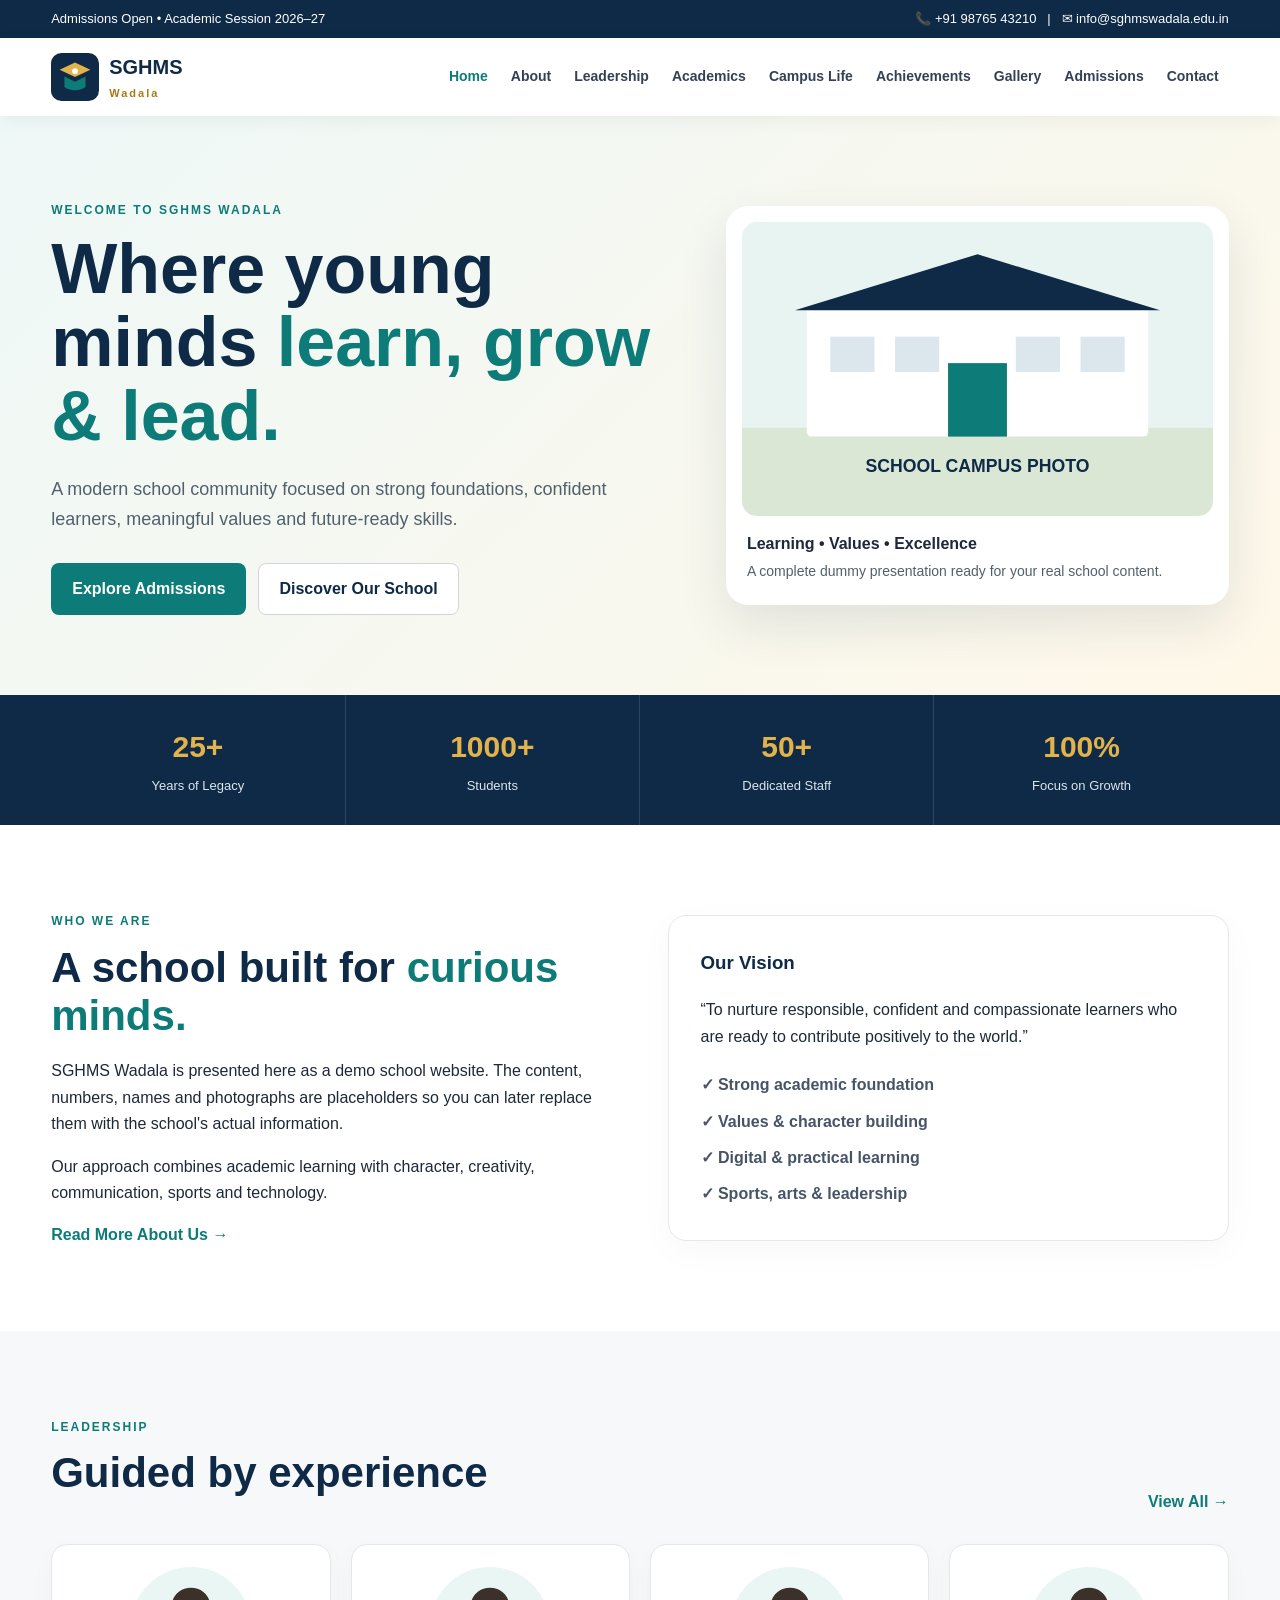
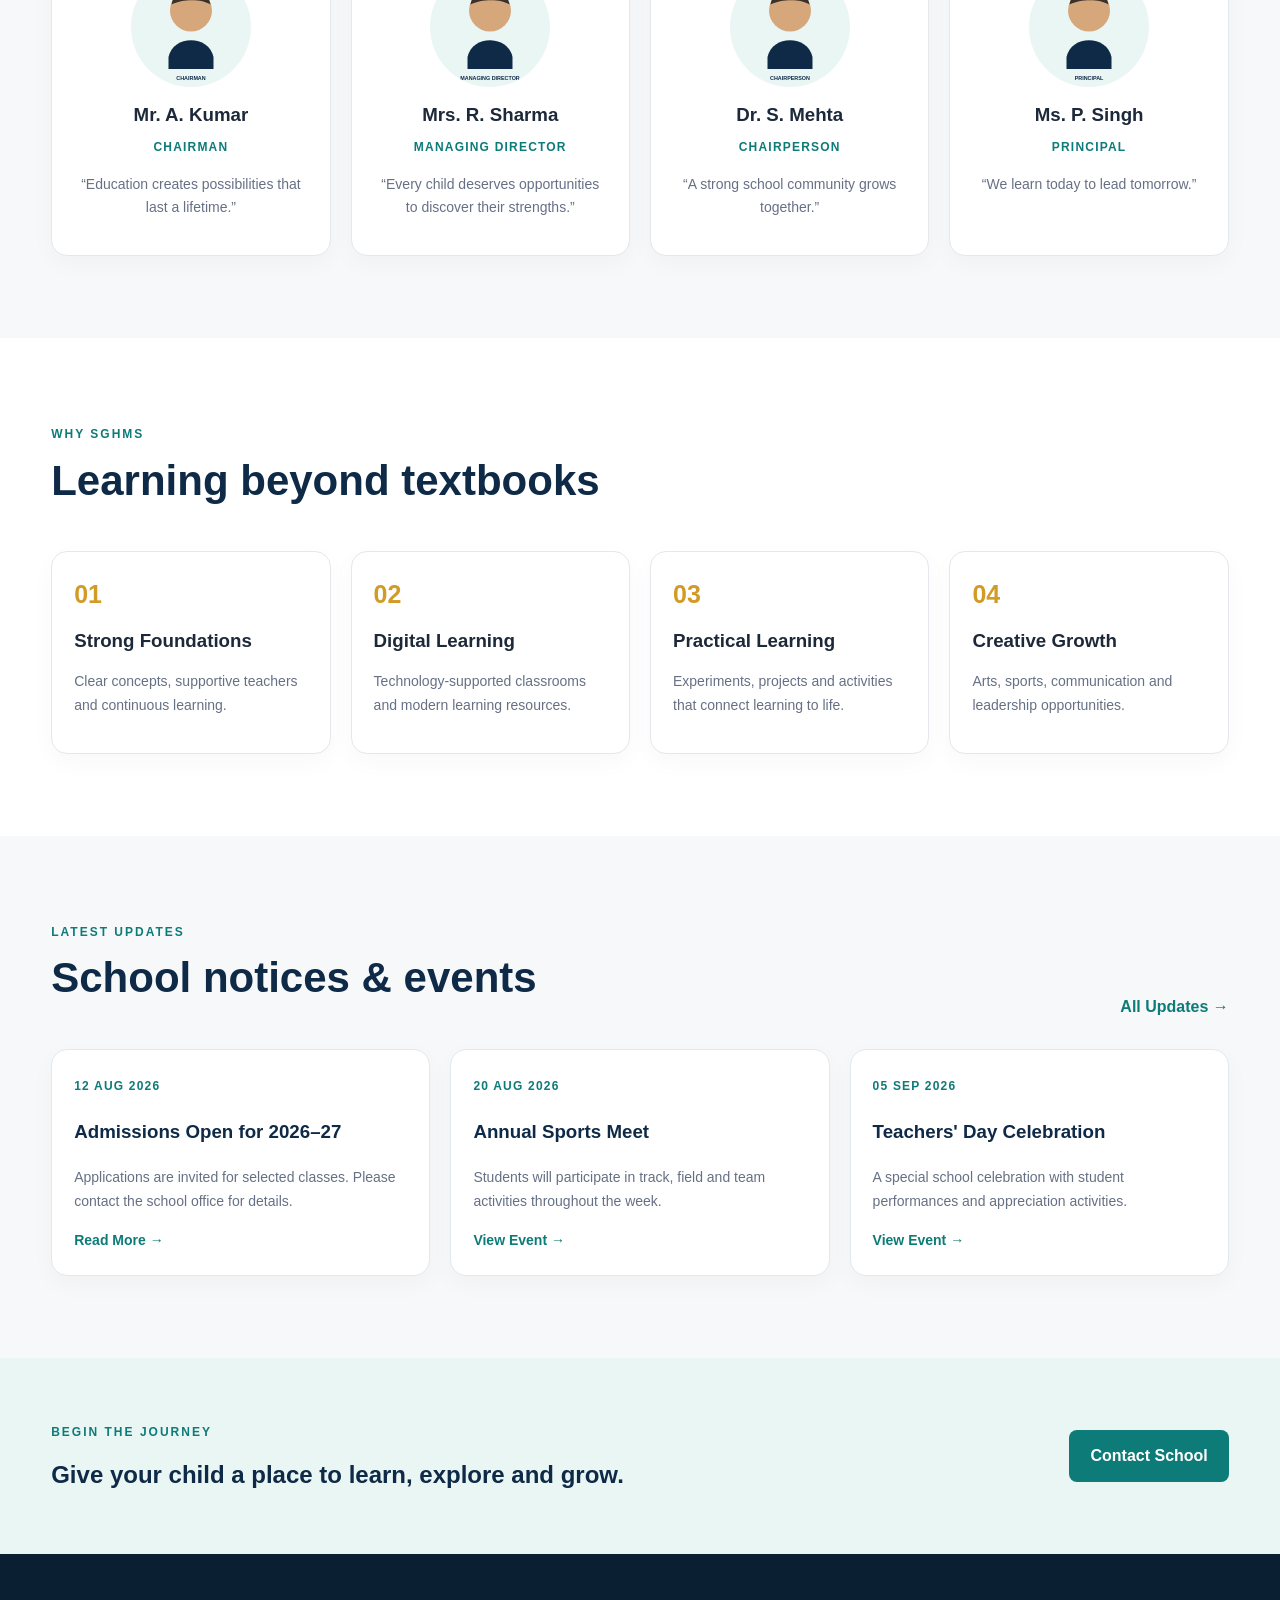
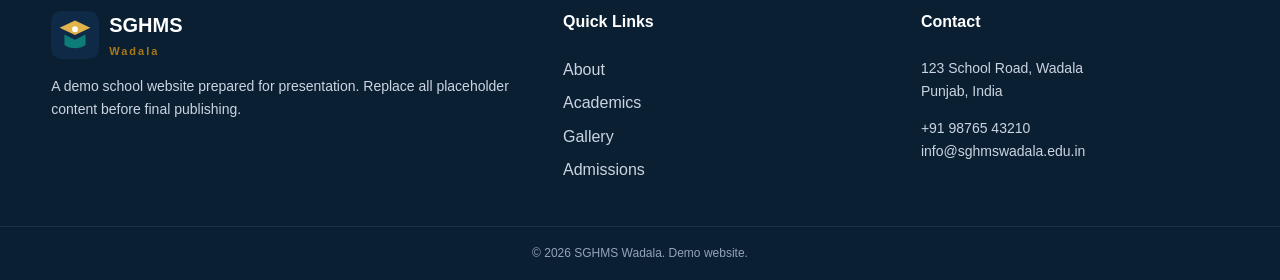
<file: index.html>
<!DOCTYPE html>
<html lang="en">
<head>
<meta charset="UTF-8">
<meta name="viewport" content="width=device-width, initial-scale=1.0">
<meta name="description" content="SGHMS Wadala - Complete school website demo">
<title>SGHMS Wadala | Home</title>
<link rel="icon" href="assets/logo.svg">
<link rel="stylesheet" href="css/style.css">
</head>
<body>
<div class="topbar"><div class="container topbar-inner"><span>Admissions Open • Academic Session 2026–27</span><span>📞 +91 98765 43210 &nbsp; | &nbsp; ✉ info@sghmswadala.edu.in</span></div></div>
<header class="site-header">
<div class="container nav-wrap">
<a class="brand" href="index.html"><img src="assets/logo.svg" alt="SGHMS logo"><span>SGHMS <small>Wadala</small></span></a>
<button class="menu-toggle" aria-label="Open menu">☰</button>
<nav class="nav" id="mainNav">
<a class="active" href="index.html">Home</a><a href="pages/about.html">About</a><a href="pages/leadership.html">Leadership</a><a href="pages/academics.html">Academics</a><a href="pages/campus.html">Campus Life</a><a href="pages/achievements.html">Achievements</a><a href="pages/gallery.html">Gallery</a><a href="pages/admissions.html">Admissions</a><a href="pages/contact.html">Contact</a>
</nav></div></header>

<main>
<section class="hero">
<div class="container hero-grid">
<div class="hero-content"><span class="eyebrow">Welcome to SGHMS Wadala</span><h1>Where young minds <span>learn, grow & lead.</span></h1><p>A modern school community focused on strong foundations, confident learners, meaningful values and future-ready skills.</p><div class="hero-actions"><a class="btn btn-primary" href="pages/admissions.html">Explore Admissions</a><a class="btn btn-light" href="pages/about.html">Discover Our School</a></div></div>
<div class="hero-card"><img src="assets/school-campus.svg" alt="School campus placeholder"><div><strong>Learning • Values • Excellence</strong><p>A complete dummy presentation ready for your real school content.</p></div></div>
</div></section>

<section class="stats"><div class="container stats-grid">
<div><strong>25+</strong><span>Years of Legacy</span></div><div><strong>1000+</strong><span>Students</span></div><div><strong>50+</strong><span>Dedicated Staff</span></div><div><strong>100%</strong><span>Focus on Growth</span></div>
</div></section>

<section class="section"><div class="container split">
<div><span class="eyebrow">Who We Are</span><h2>A school built for <span>curious minds.</span></h2><p>SGHMS Wadala is presented here as a demo school website. The content, numbers, names and photographs are placeholders so you can later replace them with the school's actual information.</p><p>Our approach combines academic learning with character, creativity, communication, sports and technology.</p><a class="text-link" href="pages/about.html">Read More About Us →</a></div>
<div class="feature-box"><h3>Our Vision</h3><p>“To nurture responsible, confident and compassionate learners who are ready to contribute positively to the world.”</p><div class="mini-list"><span>✓ Strong academic foundation</span><span>✓ Values & character building</span><span>✓ Digital & practical learning</span><span>✓ Sports, arts & leadership</span></div></div>
</div></section>

<section class="section soft"><div class="container"><div class="section-head"><div><span class="eyebrow">Leadership</span><h2>Guided by experience</h2></div><a class="text-link" href="pages/leadership.html">View All →</a></div>
<div class="cards four">
<div class="person-card"><img src="assets/chairman.svg" alt=""><h3>Mr. A. Kumar</h3><span>Chairman</span><p>“Education creates possibilities that last a lifetime.”</p></div>
<div class="person-card"><img src="assets/management.svg" alt=""><h3>Mrs. R. Sharma</h3><span>Managing Director</span><p>“Every child deserves opportunities to discover their strengths.”</p></div>
<div class="person-card"><img src="assets/chairperson.svg" alt=""><h3>Dr. S. Mehta</h3><span>Chairperson</span><p>“A strong school community grows together.”</p></div>
<div class="person-card"><img src="assets/principal.svg" alt=""><h3>Ms. P. Singh</h3><span>Principal</span><p>“We learn today to lead tomorrow.”</p></div>
</div></div></section>

<section class="section"><div class="container"><div class="section-head"><div><span class="eyebrow">Why SGHMS</span><h2>Learning beyond textbooks</h2></div></div>
<div class="cards four">
<div class="icon-card"><b>01</b><h3>Strong Foundations</h3><p>Clear concepts, supportive teachers and continuous learning.</p></div>
<div class="icon-card"><b>02</b><h3>Digital Learning</h3><p>Technology-supported classrooms and modern learning resources.</p></div>
<div class="icon-card"><b>03</b><h3>Practical Learning</h3><p>Experiments, projects and activities that connect learning to life.</p></div>
<div class="icon-card"><b>04</b><h3>Creative Growth</h3><p>Arts, sports, communication and leadership opportunities.</p></div>
</div></div></section>

<section class="section soft"><div class="container"><div class="section-head"><div><span class="eyebrow">Latest Updates</span><h2>School notices & events</h2></div><a class="text-link" href="pages/news.html">All Updates →</a></div>
<div class="news-grid">
<article class="news-card"><span class="date">12 AUG 2026</span><h3>Admissions Open for 2026–27</h3><p>Applications are invited for selected classes. Please contact the school office for details.</p><a href="pages/admissions.html">Read More →</a></article>
<article class="news-card"><span class="date">20 AUG 2026</span><h3>Annual Sports Meet</h3><p>Students will participate in track, field and team activities throughout the week.</p><a href="pages/events.html">View Event →</a></article>
<article class="news-card"><span class="date">05 SEP 2026</span><h3>Teachers' Day Celebration</h3><p>A special school celebration with student performances and appreciation activities.</p><a href="pages/events.html">View Event →</a></article>
</div></div></section>

<section class="cta"><div class="container cta-inner"><div><span class="eyebrow">Begin the Journey</span><h2>Give your child a place to learn, explore and grow.</h2></div><a class="btn btn-primary" href="pages/contact.html">Contact School</a></div></section>
</main>

<footer class="footer"><div class="container footer-grid"><div><a class="brand footer-brand" href="index.html"><img src="assets/logo.svg" alt=""><span>SGHMS <small>Wadala</small></span></a><p>A demo school website prepared for presentation. Replace all placeholder content before final publishing.</p></div><div><h4>Quick Links</h4><a href="pages/about.html">About</a><a href="pages/academics.html">Academics</a><a href="pages/gallery.html">Gallery</a><a href="pages/admissions.html">Admissions</a></div><div><h4>Contact</h4><p>123 School Road, Wadala<br>Punjab, India</p><p>+91 98765 43210<br>info@sghmswadala.edu.in</p></div></div><div class="copyright">© 2026 SGHMS Wadala. Demo website.</div></footer>
<button id="topBtn" class="top-btn">↑</button>
<script src="js/script.js"></script>
</body></html>
</file>
<file: css/style.css>
*{box-sizing:border-box}html{scroll-behavior:smooth}body{margin:0;font-family:Arial,Helvetica,sans-serif;color:#1d2939;background:#fff;line-height:1.65}a{text-decoration:none;color:inherit}.container{width:min(1180px,92%);margin:auto}.topbar{background:#0e2a47;color:#fff;font-size:13px}.topbar-inner{min-height:38px;display:flex;justify-content:space-between;align-items:center}.site-header{background:#fff;position:sticky;top:0;z-index:50;box-shadow:0 4px 18px #0000000d}.nav-wrap{min-height:78px;display:flex;align-items:center;gap:28px}.brand{display:flex;align-items:center;gap:10px;font-weight:800;font-size:20px;color:#0e2a47;margin-right:auto}.brand img{width:48px;height:48px}.brand small{display:block;font-size:11px;letter-spacing:2px;color:#a97816}.nav{display:flex;align-items:center;gap:3px}.nav a{padding:27px 10px;font-size:14px;font-weight:700;color:#344054}.nav a:hover,.nav a.active{color:#0d7b78}.menu-toggle{display:none;border:0;background:none;font-size:28px}.hero{background:linear-gradient(135deg,#eef8f7,#fff8e9);padding:80px 0}.hero-grid{display:grid;grid-template-columns:1.1fr .9fr;gap:60px;align-items:center}.eyebrow{display:inline-block;text-transform:uppercase;letter-spacing:2px;font-size:12px;font-weight:800;color:#0d7b78;margin-bottom:12px}.hero h1,.page-hero h1{font-size:clamp(40px,6vw,70px);line-height:1.05;margin:0 0 22px;color:#0e2a47}.hero h1 span,h2 span{color:#0d7b78}.hero p{font-size:18px;max-width:650px;color:#52606d}.hero-actions{display:flex;gap:12px;flex-wrap:wrap;margin-top:28px}.btn{display:inline-flex;justify-content:center;align-items:center;border-radius:8px;padding:12px 20px;font-weight:800;border:1px solid transparent;cursor:pointer}.btn-primary{background:#0d7b78;color:#fff}.btn-primary:hover{background:#095f5d}.btn-light{background:#fff;border-color:#d0d5dd;color:#0e2a47}.hero-card{background:#fff;border-radius:22px;padding:16px;box-shadow:0 20px 50px #0e2a471c}.hero-card img{width:100%;display:block;border-radius:15px}.hero-card div{padding:15px 5px 3px}.hero-card p{font-size:14px;margin:3px 0}.stats{background:#0e2a47;color:#fff}.stats-grid{display:grid;grid-template-columns:repeat(4,1fr)}.stats-grid div{padding:27px;text-align:center;border-right:1px solid #ffffff20}.stats-grid div:last-child{border:0}.stats strong{display:block;font-size:30px;color:#e2b34b}.stats span{font-size:13px;color:#dbe5ed}.section{padding:82px 0}.soft{background:#f6f8fa}.split{display:grid;grid-template-columns:1fr 1fr;gap:55px;align-items:center}.section h2{font-size:42px;line-height:1.15;color:#0e2a47;margin:0 0 18px}.feature-box{background:#fff;border:1px solid #e4e7ec;border-radius:18px;padding:32px;box-shadow:0 10px 35px #0e2a4708}.feature-box h3{margin-top:0;color:#0e2a47}.mini-list{display:grid;gap:10px;margin-top:22px;font-weight:700;color:#475467}.text-link{font-weight:800;color:#0d7b78}.section-head{display:flex;align-items:end;justify-content:space-between;margin-bottom:28px}.cards{display:grid;gap:20px}.cards.four{grid-template-columns:repeat(4,1fr)}.cards.three{grid-template-columns:repeat(3,1fr)}.person-card,.icon-card,.news-card,.event-card{background:#fff;border:1px solid #e4e7ec;border-radius:16px;padding:22px;box-shadow:0 8px 25px #00000008}.person-card{text-align:center}.person-card img{width:120px;height:120px;margin:auto;display:block;border-radius:50%}.person-card h3{margin:13px 0 2px}.person-card span,.date{font-size:12px;text-transform:uppercase;letter-spacing:1.2px;color:#0d7b78;font-weight:800}.person-card p,.icon-card p,.news-card p,.event-card p{color:#667085;font-size:14px}.icon-card b{font-size:25px;color:#d29b27}.icon-card h3{margin:10px 0 4px}.news-grid{display:grid;grid-template-columns:repeat(3,1fr);gap:20px}.news-card h3,.event-card h3{color:#0e2a47}.news-card a{font-weight:800;color:#0d7b78;font-size:14px}.cta{background:#eaf6f4;padding:60px 0}.cta-inner{display:flex;align-items:center;justify-content:space-between;gap:30px}.cta h2{margin:0;color:#0e2a47;max-width:750px}.footer{background:#0b1f33;color:#cbd5e1;padding-top:55px}.footer-grid{display:grid;grid-template-columns:1.5fr 1fr 1fr;gap:50px;padding-bottom:35px}.footer-brand{color:#fff}.footer h4{color:#fff;margin-top:0}.footer-grid>div>a:not(.brand){display:block;margin:7px 0;color:#cbd5e1}.footer p{font-size:14px}.copyright{border-top:1px solid #ffffff15;padding:17px;text-align:center;font-size:12px;color:#94a3b8}.top-btn{position:fixed;right:22px;bottom:22px;border:0;border-radius:50%;width:45px;height:45px;background:#0d7b78;color:#fff;font-size:20px;display:none;z-index:40}.page-hero{background:linear-gradient(135deg,#eef8f7,#fff8e9);padding:65px 0}.page-hero h1{font-size:52px;margin:0 0 12px}.page-hero p{margin:0;color:#667085;font-size:18px}.gallery-grid{display:grid;grid-template-columns:repeat(3,1fr);gap:16px}.gallery-item{border:0;background:#fff;padding:0;border-radius:15px;overflow:hidden;position:relative;cursor:pointer}.gallery-item img{width:100%;display:block;aspect-ratio:4/3;object-fit:cover}.gallery-item span{position:absolute;left:12px;bottom:10px;color:#fff;font-weight:800;text-shadow:0 2px 6px #000}.lightbox{position:fixed;inset:0;background:#07121ddd;display:none;align-items:center;justify-content:center;z-index:100;padding:30px}.lightbox.show{display:flex}.lightbox img{max-width:min(900px,92vw);max-height:80vh;border-radius:12px}.lightbox button{position:absolute;top:20px;right:25px;color:#fff;background:none;border:0;font-size:42px}.lightbox span{position:absolute;bottom:25px;color:#fff}.steps{display:grid;gap:15px}.steps>div{display:flex;gap:15px;align-items:center;background:#f7f8fa;padding:16px;border-radius:12px}.steps b{width:40px;height:40px;border-radius:50%;display:grid;place-items:center;background:#0d7b78;color:#fff}.steps small{display:block;color:#667085}.contact-grid{display:grid;grid-template-columns:1fr 1fr;gap:40px}.contact-form{display:grid;gap:13px}.contact-form input,.contact-form select,.contact-form textarea{width:100%;padding:13px;border:1px solid #d0d5dd;border-radius:8px;font:inherit}.contact-form textarea{min-height:140px;resize:vertical}.map-placeholder{height:220px;background:#e7ecef;border-radius:15px;display:grid;place-items:center;color:#667085;margin-top:20px}.form-note{color:#0d7b78;font-weight:700}.faq-list{max-width:850px;margin:auto}.faq-list details{border-bottom:1px solid #e4e7ec;padding:18px 0}.faq-list summary{cursor:pointer;font-weight:800;color:#0e2a47}.timeline{display:grid;gap:15px}.timeline>div{border-left:4px solid #0d7b78;padding:10px 20px;background:#f7f8fa}.muted{color:#667085}.section-sm{margin-top:45px}
@media(max-width:1000px){.nav{gap:0}.nav a{padding:27px 7px;font-size:13px}.cards.four{grid-template-columns:repeat(2,1fr)}}
@media(max-width:760px){.topbar-inner{padding:7px 0;justify-content:center;text-align:center}.topbar-inner span:last-child{display:none}.nav-wrap{min-height:68px}.menu-toggle{display:block}.nav{display:none;position:absolute;top:68px;left:0;right:0;background:#fff;box-shadow:0 15px 30px #0002;padding:10px 4%;flex-direction:column;align-items:stretch}.nav.open{display:flex}.nav a{padding:12px;border-bottom:1px solid #f0f0f0}.hero{padding:55px 0}.hero-grid,.split,.contact-grid{grid-template-columns:1fr;gap:30px}.hero h1{font-size:44px}.stats-grid{grid-template-columns:repeat(2,1fr)}.stats-grid div{border-bottom:1px solid #ffffff20}.section{padding:60px 0}.section h2{font-size:34px}.section-head,.cta-inner{align-items:flex-start;flex-direction:column}.cards.four,.cards.three,.news-grid,.gallery-grid,.footer-grid{grid-template-columns:1fr}.page-hero h1{font-size:42px}.footer-grid{gap:25px}.brand{font-size:18px}.brand img{width:42px;height:42px}}
</file>
